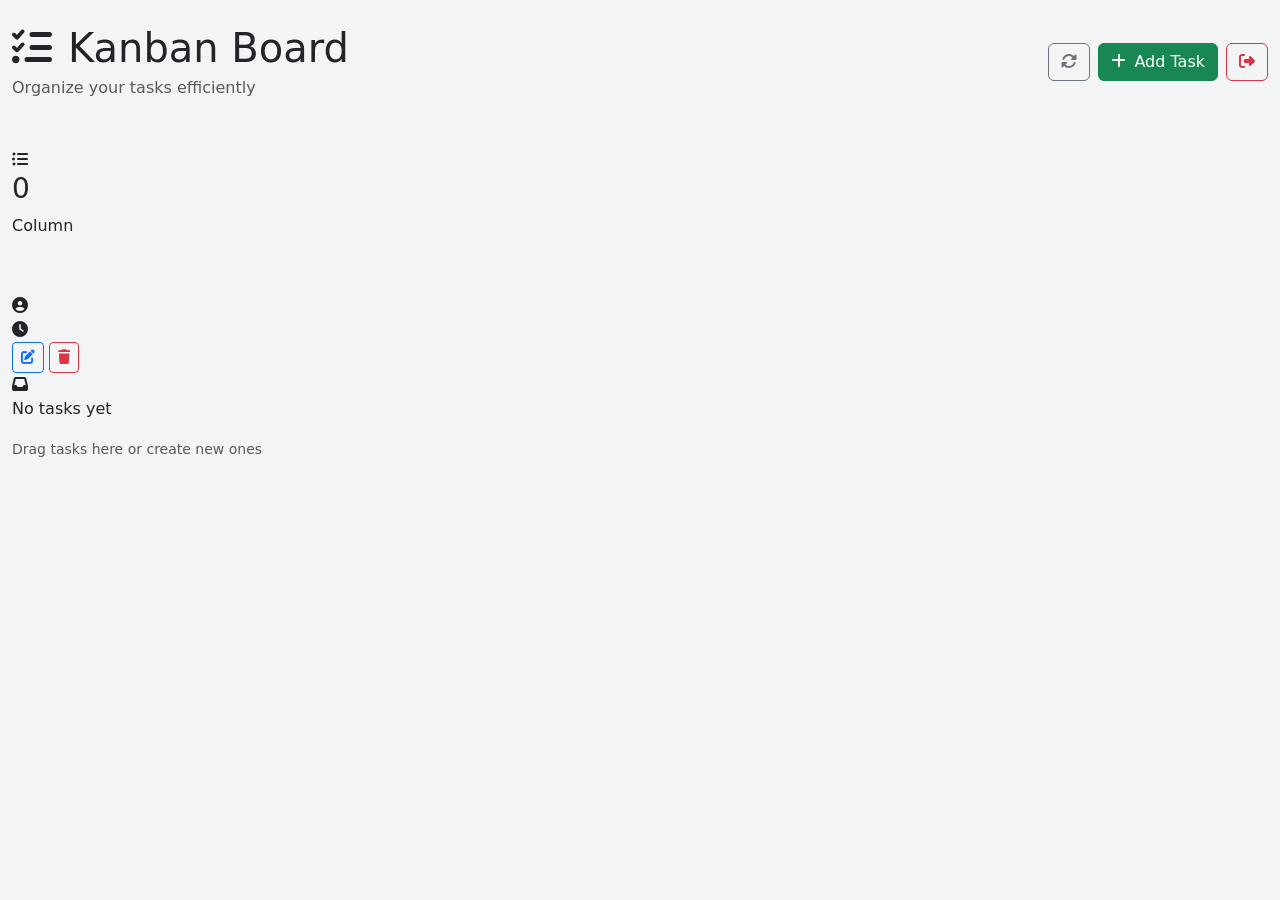
<file: target/classes/templates/index.html>
<!DOCTYPE html>
<html lang="en" xmlns:th="http://www.thymeleaf.org">
<head>
    <meta charset="UTF-8">
    <meta name="viewport" content="width=device-width, initial-scale=1.0">
    <title>Kanban Board - Project Management</title>
    <meta name="description" content="Modern Kanban board for efficient project management and task tracking">
    <link href="https://cdn.jsdelivr.net/npm/bootstrap@5.3.0/dist/css/bootstrap.min.css" rel="stylesheet">
    <link href="https://cdnjs.cloudflare.com/ajax/libs/font-awesome/6.4.0/css/all.min.css" rel="stylesheet">
    <link href="https://fonts.googleapis.com/css2?family=Inter:wght@300;400;500;600;700&display=swap" rel="stylesheet">
    <link rel="stylesheet" th:href="@{/css/style.css}">
    <style>
        body {
            background: #f3f4f6 !important;
        }
    </style>
</head>
<body class="main-page">
    
    <div class="container-fluid">
        <header class="py-4 mb-4">
            <div class="d-flex justify-content-between align-items-center">
                <div>
                    <h1 class="mb-1"><i class="fas fa-tasks me-3"></i>Kanban Board</h1>
                    <p class="text-muted mb-0">Organize your tasks efficiently</p>
                </div>
                <div class="d-flex gap-2">
                    <button class="btn btn-outline-secondary" onclick="refreshBoard()" title="Refresh Board">
                        <i class="fas fa-sync-alt"></i>
                    </button>
                    <button class="btn btn-success" data-bs-toggle="modal" data-bs-target="#taskModal">
                        <i class="fas fa-plus me-2"></i>Add Task
                    </button>
                    <form th:action="@{/logout}" method="post" class="d-inline">
                        <button type="submit" class="btn btn-outline-danger" title="Logout">
                            <i class="fas fa-sign-out-alt"></i>
                        </button>
                    </form>
                </div>
            </div>
        </header>
        
        <!-- Stats Cards -->
        <div class="row mb-4">
            <div class="col-md-3 col-sm-6 mb-3" th:each="column : ${columns}">
                <div class="stats-card">
                    <div class="stats-icon">
                        <i class="fas fa-list-ul"></i>
                    </div>
                    <div class="stats-content">
                        <h3 th:text="${tasksGrouped[column.name]?.size() ?: 0}">0</h3>
                        <p th:text="${column.name}">Column</p>
                    </div>
                </div>
            </div>
        </div>
        
        <div class="kanban-board" id="kanbanBoard">
            <div th:each="column : ${columns}" class="kanban-column" th:data-column-id="${column.columnId}">
                <div class="column-header">
                    <h4 th:text="${column.name}"></h4>
                    <span class="badge bg-secondary" th:text="${tasksGrouped[column.name]?.size() ?: 0}"></span>
                </div>
                <div class="tasks-container" ondrop="drop(event)" ondragover="allowDrop(event)">
                    <!-- Tasks -->
                    <div th:each="task : ${tasksGrouped[column.name]}" 
                         class="task-card" 
                         draggable="true" 
                         ondragstart="drag(event)"
                         th:data-task-id="${task.taskId}"
                         role="button"
                         tabindex="0">
                        <div class="task-header">
                            <h6 th:text="${task.title}" class="task-title"></h6>
                            <span class="priority-badge" 
                                  th:classappend="'priority-' + ${task.priority.name().toLowerCase()}" 
                                  th:text="${task.priority}"
                                  th:title="'Priority: ' + ${task.priority}"></span>
                        </div>
                        <p class="task-description" th:text="${task.description}" th:if="${task.description}"></p>
                        <div class="task-meta">
                            <div class="task-user">
                                <i class="fas fa-user-circle me-1"></i>
                                <small th:text="${task.user.name}"></small>
                            </div>
                            <div class="task-date">
                                <i class="fas fa-clock me-1"></i>
                                <small th:text="${#temporals.format(task.createdAt, 'MMM dd')}"></small>
                            </div>
                        </div>
                        <div class="task-footer">
                            <div class="task-actions">
                                <button class="btn btn-sm btn-outline-primary" 
                                        onclick="editTask(this)" 
                                        th:data-task-id="${task.taskId}"
                                        title="Edit Task"
                                        aria-label="Edit Task">
                                    <i class="fas fa-edit"></i>
                                </button>
                                <button class="btn btn-sm btn-outline-danger" 
                                        onclick="deleteTask(this)" 
                                        th:data-task-id="${task.taskId}"
                                        title="Delete Task"
                                        aria-label="Delete Task">
                                    <i class="fas fa-trash"></i>
                                </button>
                            </div>
                        </div>
                    </div>
                    
                    <!-- Empty State -->
                    <div th:if="${tasksGrouped[column.name] == null or tasksGrouped[column.name].isEmpty()}" 
                         class="empty-column">
                        <i class="fas fa-inbox"></i>
                        <p>No tasks yet</p>
                        <small class="text-muted">Drag tasks here or create new ones</small>
                    </div>
                </div>
            </div>
        </div>
    </div>

    <!-- Task Modal -->
    <div class="modal fade" id="taskModal" tabindex="-1">
        <div class="modal-dialog">
            <div class="modal-content">
                <div class="modal-header">
                    <h5 class="modal-title">Add New Task</h5>
                    <button type="button" class="btn-close" data-bs-dismiss="modal"></button>
                </div>
                <div class="modal-body">
                    <form id="taskForm" novalidate>
                        <div class="mb-3">
                            <label for="taskTitle" class="form-label">
                                <i class="fas fa-heading me-2"></i>Title *
                            </label>
                            <input type="text" 
                                   class="form-control" 
                                   id="taskTitle" 
                                   placeholder="Enter task title"
                                   required
                                   maxlength="100">
                            <div class="invalid-feedback">
                                Please provide a task title.
                            </div>
                        </div>
                        <div class="mb-3">
                            <label for="taskDescription" class="form-label">
                                <i class="fas fa-align-left me-2"></i>Description
                            </label>
                            <textarea class="form-control" 
                                      id="taskDescription" 
                                      rows="3"
                                      placeholder="Enter task description (optional)"
                                      maxlength="500"></textarea>
                            <div class="form-text">Optional: Provide additional details about the task</div>
                        </div>
                        <div class="row">
                            <div class="col-md-6 mb-3">
                                <label for="taskUser" class="form-label">
                                    <i class="fas fa-user me-2"></i>Assigned User *
                                </label>
                                <select class="form-select" id="taskUser" required>
                                    <option value="">Select User</option>
                                    <option th:each="user : ${users}" th:value="${user.userId}" th:text="${user.name}"></option>
                                </select>
                                <div class="invalid-feedback">
                                    Please select a user.
                                </div>
                            </div>
                            <div class="col-md-6 mb-3">
                                <label for="taskColumn" class="form-label">
                                    <i class="fas fa-columns me-2"></i>Column *
                                </label>
                                <select class="form-select" id="taskColumn" required>
                                    <option th:each="column : ${columns}" th:value="${column.columnId}" th:text="${column.name}"></option>
                                </select>
                                <div class="invalid-feedback">
                                    Please select a column.
                                </div>
                            </div>
                        </div>
                        <div class="mb-3">
                            <label for="taskPriority" class="form-label">
                                <i class="fas fa-flag me-2"></i>Priority *
                            </label>
                            <select class="form-select" id="taskPriority" required>
                                <option value="">Select Priority</option>
                                <option value="Low">🟢 Low Priority</option>
                                <option value="Medium">🟡 Medium Priority</option>
                                <option value="High">🔴 High Priority</option>
                            </select>
                            <div class="invalid-feedback">
                                Please select a priority level.
                            </div>
                        </div>
                    </form>
                </div>
                <div class="modal-footer">
                    <button type="button" class="btn btn-outline-secondary" data-bs-dismiss="modal">
                        <i class="fas fa-times me-2"></i>Cancel
                    </button>
                    <button type="button" class="btn btn-primary" onclick="saveTask()">
                        <i class="fas fa-save me-2"></i>Save Task
                    </button>
                </div>
            </div>
        </div>
    </div>

    <script src="https://cdn.jsdelivr.net/npm/bootstrap@5.3.0/dist/js/bootstrap.bundle.min.js"></script>
    <script th:src="@{/js/kanban.js}"></script>
</body>
</html>
</file>
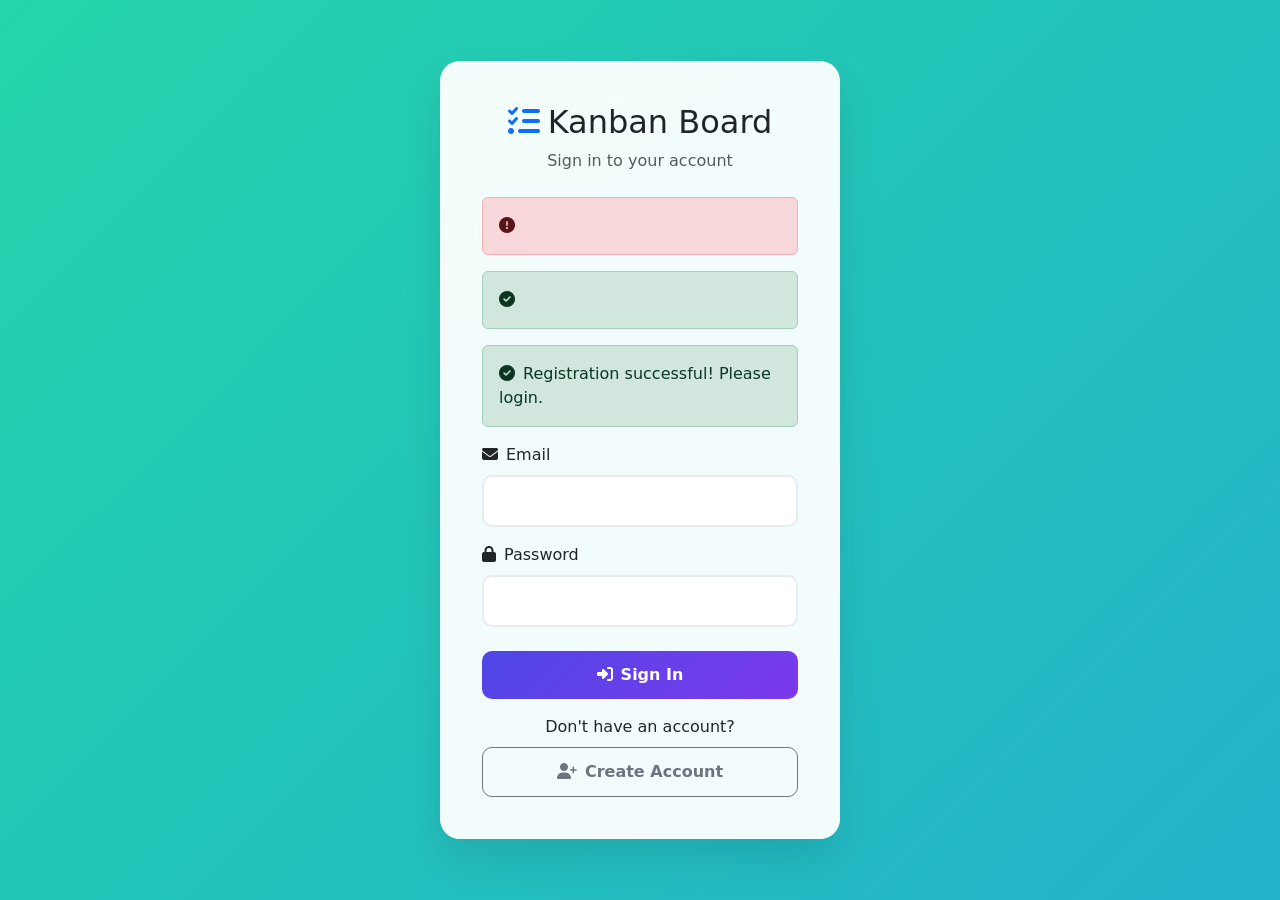
<file: target/classes/templates/login.html>
<!DOCTYPE html>
<html lang="en" xmlns:th="http://www.thymeleaf.org">
<head>
    <meta charset="UTF-8">
    <meta name="viewport" content="width=device-width, initial-scale=1.0">
    <title>Login - Kanban Board</title>
    <link href="https://cdn.jsdelivr.net/npm/bootstrap@5.3.0/dist/css/bootstrap.min.css" rel="stylesheet">
    <link href="https://cdnjs.cloudflare.com/ajax/libs/font-awesome/6.4.0/css/all.min.css" rel="stylesheet">
    <style>
        body {
            background: linear-gradient(-45deg, #ee7752, #e73c7e, #23a6d5, #23d5ab);
            background-size: 400% 400%;
            animation: gradientBG 8s ease infinite;
            min-height: 100vh;
            display: flex;
            align-items: center;
            justify-content: center;
        }
        @keyframes gradientBG {
            0% { background-position: 0% 50%; }
            50% { background-position: 100% 50%; }
            100% { background-position: 0% 50%; }
        }
        .login-card {
            background: rgba(255, 255, 255, 0.95);
            backdrop-filter: blur(20px);
            border-radius: 20px;
            padding: 40px;
            box-shadow: 0 20px 40px rgba(0, 0, 0, 0.1);
            border: 2px solid rgba(255, 255, 255, 0.3);
            width: 100%;
            max-width: 400px;
        }
        .form-control {
            border-radius: 10px;
            padding: 12px 16px;
            border: 2px solid #e9ecef;
        }
        .form-control:focus {
            border-color: #4f46e5;
            box-shadow: 0 0 0 3px rgba(79, 70, 229, 0.1);
        }
        .btn-primary {
            background: linear-gradient(135deg, #4f46e5, #7c3aed);
            border: none;
            border-radius: 10px;
            padding: 12px;
            font-weight: 600;
        }
        .btn-outline-secondary {
            border-radius: 10px;
            padding: 12px;
            font-weight: 600;
        }
    </style>
</head>
<body>
    <div class="login-card">
        <div class="text-center mb-4">
            <h2><i class="fas fa-tasks text-primary me-2"></i>Kanban Board</h2>
            <p class="text-muted">Sign in to your account</p>
        </div>
        
        <div th:if="${error}" class="alert alert-danger">
            <i class="fas fa-exclamation-circle me-2"></i><span th:text="${error}"></span>
        </div>
        
        <div th:if="${message}" class="alert alert-success">
            <i class="fas fa-check-circle me-2"></i><span th:text="${message}"></span>
        </div>
        
        <div th:if="${param.registered}" class="alert alert-success">
            <i class="fas fa-check-circle me-2"></i>Registration successful! Please login.
        </div>
        
        <form th:action="@{/login}" method="post">
            <div class="mb-3">
                <label for="username" class="form-label">
                    <i class="fas fa-envelope me-2"></i>Email
                </label>
                <input type="email" class="form-control" id="username" name="username" required>
            </div>
            
            <div class="mb-4">
                <label for="password" class="form-label">
                    <i class="fas fa-lock me-2"></i>Password
                </label>
                <input type="password" class="form-control" id="password" name="password" required>
            </div>
            
            <button type="submit" class="btn btn-primary w-100 mb-3">
                <i class="fas fa-sign-in-alt me-2"></i>Sign In
            </button>
        </form>
        
        <div class="text-center">
            <p class="mb-0">Don't have an account?</p>
            <a href="/register" class="btn btn-outline-secondary w-100 mt-2">
                <i class="fas fa-user-plus me-2"></i>Create Account
            </a>
        </div>
    </div>
</body>
</html>
</file>
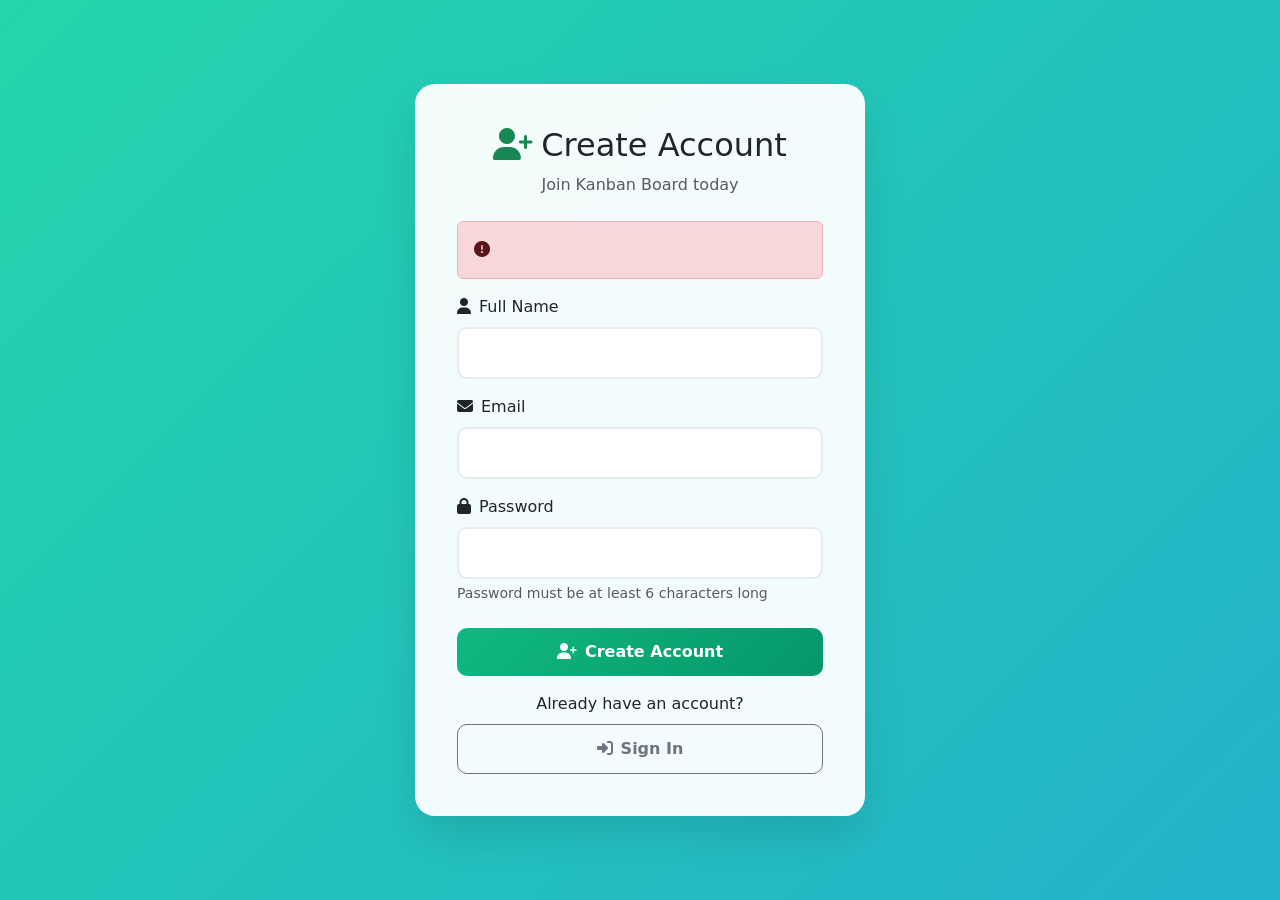
<file: target/classes/templates/register.html>
<!DOCTYPE html>
<html lang="en" xmlns:th="http://www.thymeleaf.org">
<head>
    <meta charset="UTF-8">
    <meta name="viewport" content="width=device-width, initial-scale=1.0">
    <title>Register - Kanban Board</title>
    <link href="https://cdn.jsdelivr.net/npm/bootstrap@5.3.0/dist/css/bootstrap.min.css" rel="stylesheet">
    <link href="https://cdnjs.cloudflare.com/ajax/libs/font-awesome/6.4.0/css/all.min.css" rel="stylesheet">
    <style>
        body {
            background: linear-gradient(-45deg, #ee7752, #e73c7e, #23a6d5, #23d5ab);
            background-size: 400% 400%;
            animation: gradientBG 8s ease infinite;
            min-height: 100vh;
            display: flex;
            align-items: center;
            justify-content: center;
        }
        @keyframes gradientBG {
            0% { background-position: 0% 50%; }
            50% { background-position: 100% 50%; }
            100% { background-position: 0% 50%; }
        }
        .register-card {
            background: rgba(255, 255, 255, 0.95);
            backdrop-filter: blur(20px);
            border-radius: 20px;
            padding: 40px;
            box-shadow: 0 20px 40px rgba(0, 0, 0, 0.1);
            border: 2px solid rgba(255, 255, 255, 0.3);
            width: 100%;
            max-width: 450px;
        }
        .form-control {
            border-radius: 10px;
            padding: 12px 16px;
            border: 2px solid #e9ecef;
        }
        .form-control:focus {
            border-color: #4f46e5;
            box-shadow: 0 0 0 3px rgba(79, 70, 229, 0.1);
        }
        .btn-success {
            background: linear-gradient(135deg, #10b981, #059669);
            border: none;
            border-radius: 10px;
            padding: 12px;
            font-weight: 600;
        }
        .btn-outline-secondary {
            border-radius: 10px;
            padding: 12px;
            font-weight: 600;
        }
    </style>
</head>
<body>
    <div class="register-card">
        <div class="text-center mb-4">
            <h2><i class="fas fa-user-plus text-success me-2"></i>Create Account</h2>
            <p class="text-muted">Join Kanban Board today</p>
        </div>
        
        <div th:if="${error}" class="alert alert-danger">
            <i class="fas fa-exclamation-circle me-2"></i><span th:text="${error}"></span>
        </div>
        
        <form th:action="@{/register}" method="post" th:object="${user}">
            <div class="mb-3">
                <label for="name" class="form-label">
                    <i class="fas fa-user me-2"></i>Full Name
                </label>
                <input type="text" class="form-control" id="name" th:field="*{name}" required>
            </div>
            
            <div class="mb-3">
                <label for="email" class="form-label">
                    <i class="fas fa-envelope me-2"></i>Email
                </label>
                <input type="email" class="form-control" id="email" th:field="*{email}" required>
            </div>
            
            <div class="mb-4">
                <label for="password" class="form-label">
                    <i class="fas fa-lock me-2"></i>Password
                </label>
                <input type="password" class="form-control" id="password" th:field="*{password}" required minlength="6">
                <div class="form-text">Password must be at least 6 characters long</div>
            </div>
            
            <button type="submit" class="btn btn-success w-100 mb-3">
                <i class="fas fa-user-plus me-2"></i>Create Account
            </button>
        </form>
        
        <div class="text-center">
            <p class="mb-0">Already have an account?</p>
            <a href="/login" class="btn btn-outline-secondary w-100 mt-2">
                <i class="fas fa-sign-in-alt me-2"></i>Sign In
            </a>
        </div>
    </div>
</body>
</html>
</file>
